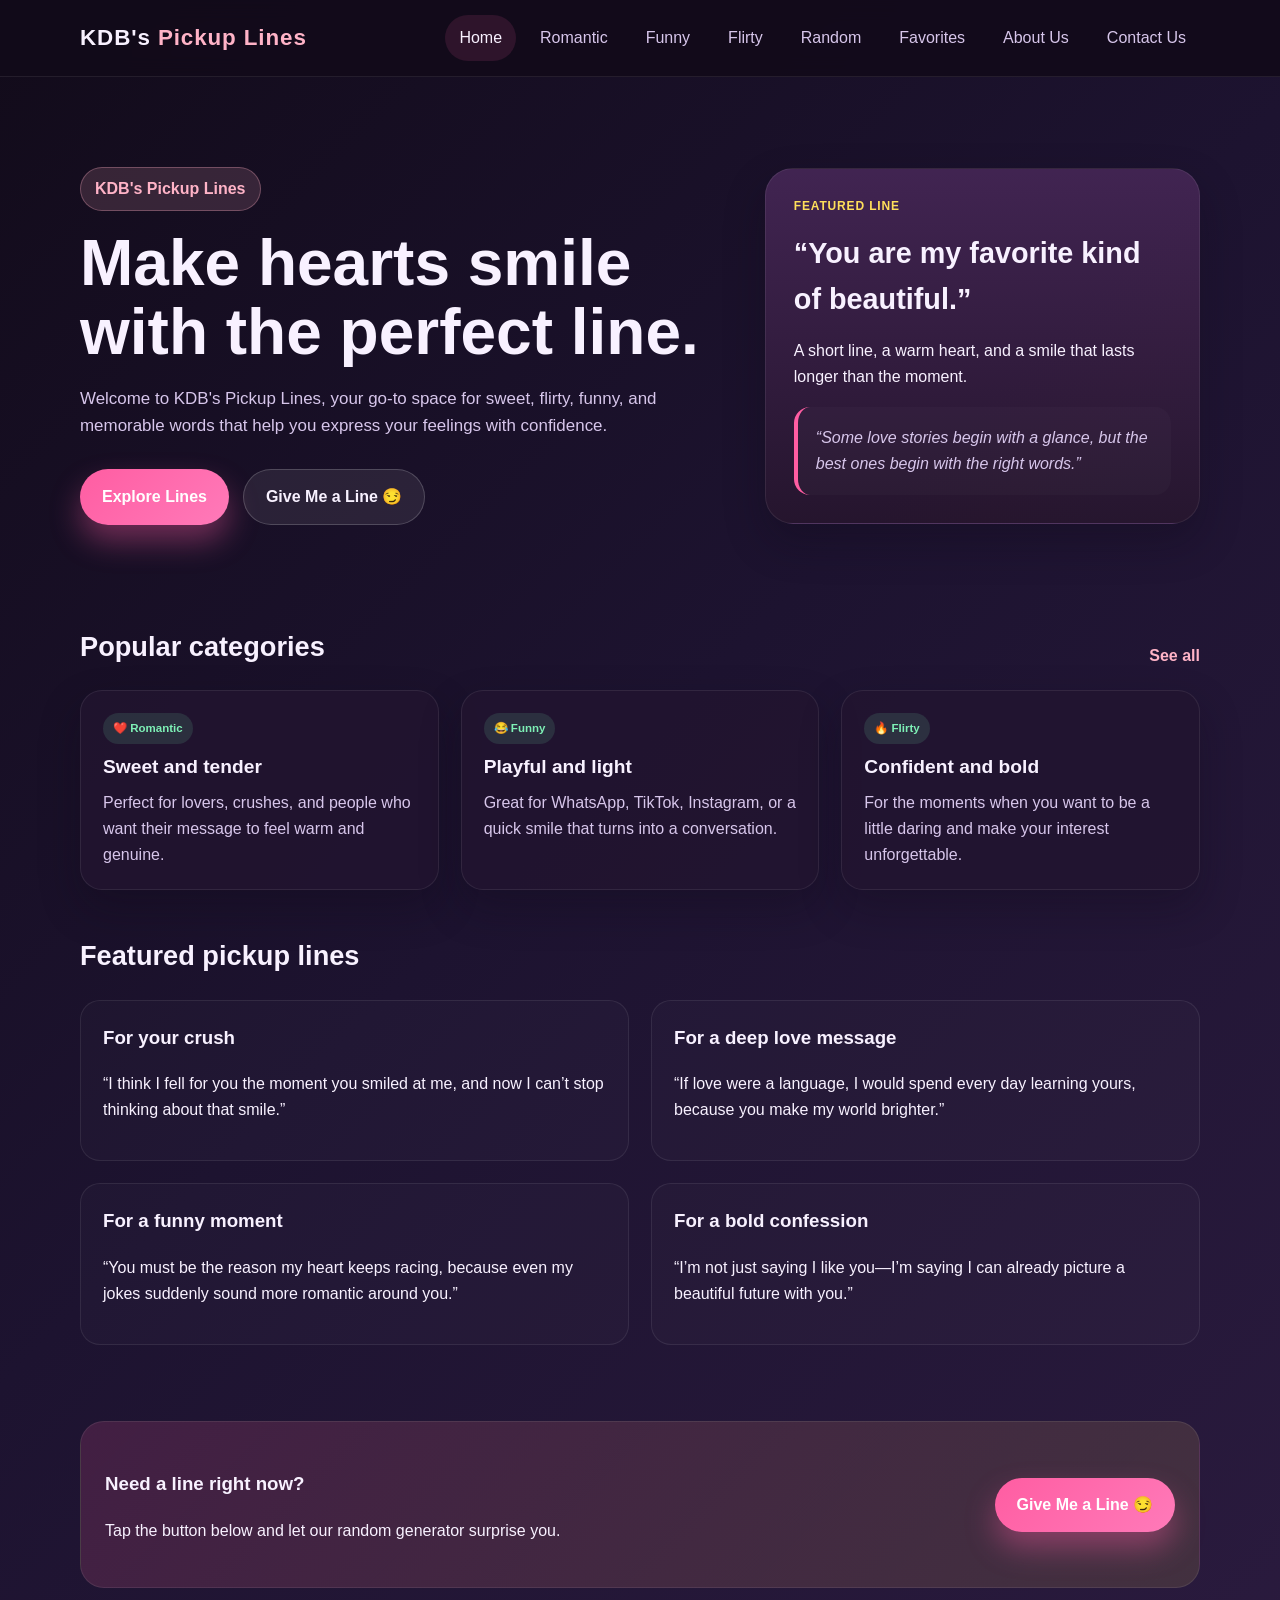
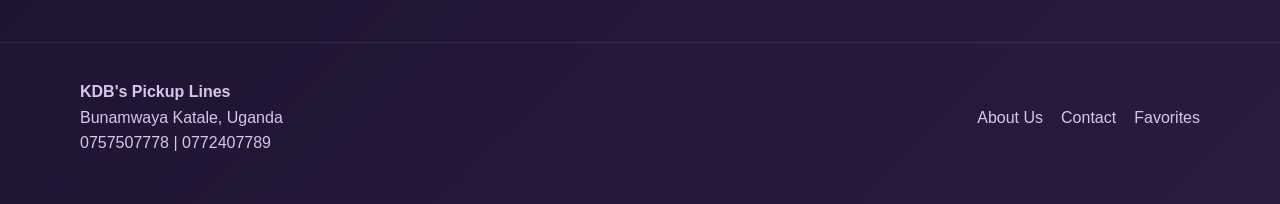
<file: index.html>
<!DOCTYPE html>
<html lang="en">
  <head>
    <meta charset="UTF-8" />
    <meta name="viewport" content="width=device-width, initial-scale=1.0" />
    <title>KDB's Pickup Lines</title>
    <link rel="stylesheet" href="styles.css" />
    <!-- Google tag (gtag.js) -->
<script async src="https://www.googletagmanager.com/gtag/js?id=G-H5KKZN37VR"></script>
<script>
  window.dataLayer = window.dataLayer || [];
  function gtag(){dataLayer.push(arguments);}
  gtag('js', new Date());

  gtag('config', 'G-H5KKZN37VR');
</script>
  </head>
  <body>
    <header class="site-header">
      <div class="container navbar">
        <a href="index.html" class="brand">KDB's <span>Pickup Lines</span></a>
        <nav class="nav-links">
          <a href="index.html" class="active">Home</a>
          <a href="romatic lines.html">Romantic</a>
          <a href="funny pickup lines.html">Funny</a>
          <a href="flirty pickup lines.html">Flirty</a>
          <a href="random pickup line.html">Random</a>
          <a href="favorites.html">Favorites</a>
          <a href="about us.html">About Us</a>
          <a href="contact us.html">Contact Us</a>
        </nav>
      </div>
    </header>

    <main>
      <section class="hero">
        <div class="container hero-grid">
          <div class="hero-copy">
            <div class="inline-tag">KDB's Pickup Lines</div>
            <h1>Make hearts smile with the perfect line.</h1>
            <p>
              Welcome to KDB's Pickup Lines, your go-to space for sweet, flirty, funny,
              and memorable words that help you express your feelings with confidence.
            </p>
            <div class="hero-actions">
              <a class="button primary" href="pages/romatic lines.html">Explore Lines</a>
              <a class="button secondary" href="pages/random pickup line.html">Give Me a Line 😏</a>
            </div>
          </div>

          <div class="hero-card">
            <div class="mini-label">Featured Line</div>
            <h3>“You are my favorite kind of beautiful.”</h3>
            <p>
              A short line, a warm heart, and a smile that lasts longer than the moment.
            </p>
            <div class="quote-box">
              “Some love stories begin with a glance, but the best ones begin with the right words.”
            </div>
          </div>
        </div>
      </section>

      <section class="section">
        <div class="container">
          <div class="section-head">
            <h2>Popular categories</h2>
            <a href="pages/romatic lines.html">See all</a>
          </div>

          <div class="card-grid">
            <article class="card">
              <div class="badge">❤️ Romantic</div>
              <h3>Sweet and tender</h3>
              <p>Perfect for lovers, crushes, and people who want their message to feel warm and genuine.</p>
            </article>

            <article class="card">
              <div class="badge">😂 Funny</div>
              <h3>Playful and light</h3>
              <p>Great for WhatsApp, TikTok, Instagram, or a quick smile that turns into a conversation.</p>
            </article>

            <article class="card">
              <div class="badge">🔥 Flirty</div>
              <h3>Confident and bold</h3>
              <p>For the moments when you want to be a little daring and make your interest unforgettable.</p>
            </article>
          </div>
        </div>
      </section>

      <section class="section">
        <div class="container">
          <div class="section-head">
            <h2>Featured pickup lines</h2>
          </div>

          <div class="feature-list">
            <div class="feature">
              <h3>For your crush</h3>
              <p>“I think I fell for you the moment you smiled at me, and now I can’t stop thinking about that smile.”</p>
            </div>
            <div class="feature">
              <h3>For a deep love message</h3>
              <p>“If love were a language, I would spend every day learning yours, because you make my world brighter.”</p>
            </div>
            <div class="feature">
              <h3>For a funny moment</h3>
              <p>“You must be the reason my heart keeps racing, because even my jokes suddenly sound more romantic around you.”</p>
            </div>
            <div class="feature">
              <h3>For a bold confession</h3>
              <p>“I’m not just saying I like you—I’m saying I can already picture a beautiful future with you.”</p>
            </div>
          </div>
        </div>
      </section>

      <section class="section">
        <div class="container">
          <div class="cta-box">
            <div>
              <h3>Need a line right now?</h3>
              <p>Tap the button below and let our random generator surprise you.</p>
            </div>
            <a class="button primary" href="pages/random pickup line.html">Give Me a Line 😏</a>
          </div>
        </div>
      </section>
    </main>

    <footer class="footer">
      <div class="container footer-grid">
        <div>
          <strong>KDB's Pickup Lines</strong><br />
          Bunamwaya Katale, Uganda<br />
          0757507778 | 0772407789
        </div>
        <div class="footer-links">
          <a href="pages/about us.html">About Us</a>
          <a href="pages/contact us.html">Contact</a>
          <a href="pages/favorites.html">Favorites</a>
        </div>
      </div>
    </footer>
  </body>
</html>
</file>
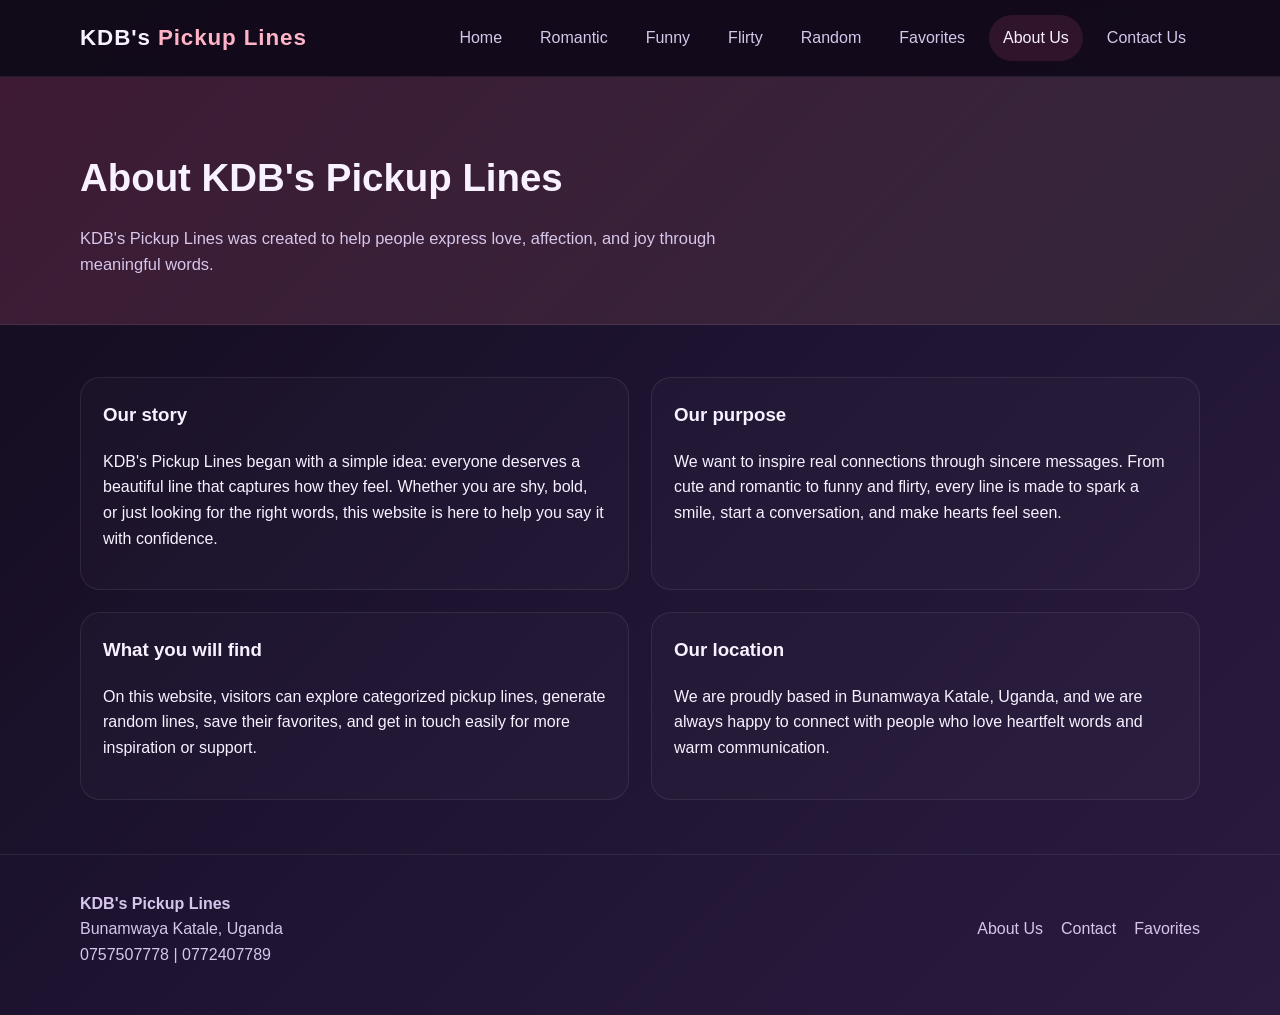
<file: about us.html>
<!DOCTYPE html>
<html lang="en">
  <head>
    <meta charset="UTF-8" />
    <meta name="viewport" content="width=device-width, initial-scale=1.0" />
    <title>About Us | KDB's Pickup Lines</title>
    <link rel="stylesheet" href="styles.css" />
  </head>
  <body>
    <header class="site-header">
      <div class="container navbar">
        <a href="home page.html" class="brand">KDB's <span>Pickup Lines</span></a>
        <nav class="nav-links">
          <a href="home page.html">Home</a>
          <a href="romatic lines.html">Romantic</a>
          <a href="funny pickup lines.html">Funny</a>
          <a href="flirty pickup lines.html">Flirty</a>
          <a href="random pickup line.html">Random</a>
          <a href="favorites.html">Favorites</a>
          <a href="about us.html" class="active">About Us</a>
          <a href="contact us.html">Contact Us</a>
        </nav>
      </div>
    </header>

    <main>
      <section class="page-header">
        <div class="container page-header-inner">
          <h1>About KDB's Pickup Lines</h1>
          <p>KDB's Pickup Lines was created to help people express love, affection, and joy through meaningful words.</p>
        </div>
      </section>

      <section class="section">
        <div class="container">
          <div class="feature-list">
            <div class="feature">
              <h3>Our story</h3>
              <p>KDB's Pickup Lines began with a simple idea: everyone deserves a beautiful line that captures how they feel. Whether you are shy, bold, or just looking for the right words, this website is here to help you say it with confidence.</p>
            </div>
            <div class="feature">
              <h3>Our purpose</h3>
              <p>We want to inspire real connections through sincere messages. From cute and romantic to funny and flirty, every line is made to spark a smile, start a conversation, and make hearts feel seen.</p>
            </div>
            <div class="feature">
              <h3>What you will find</h3>
              <p>On this website, visitors can explore categorized pickup lines, generate random lines, save their favorites, and get in touch easily for more inspiration or support.</p>
            </div>
            <div class="feature">
              <h3>Our location</h3>
              <p>We are proudly based in Bunamwaya Katale, Uganda, and we are always happy to connect with people who love heartfelt words and warm communication.</p>
            </div>
          </div>
        </div>
      </section>
    </main>

    <footer class="footer">
      <div class="container footer-grid">
        <div>
          <strong>KDB's Pickup Lines</strong><br />
          Bunamwaya Katale, Uganda<br />
          0757507778 | 0772407789
        </div>
        <div class="footer-links">
          <a href="about us.html">About Us</a>
          <a href="contact us.html">Contact</a>
          <a href="favorites.html">Favorites</a>
        </div>
      </div>
    </footer>
  </body>
</html>
</file>
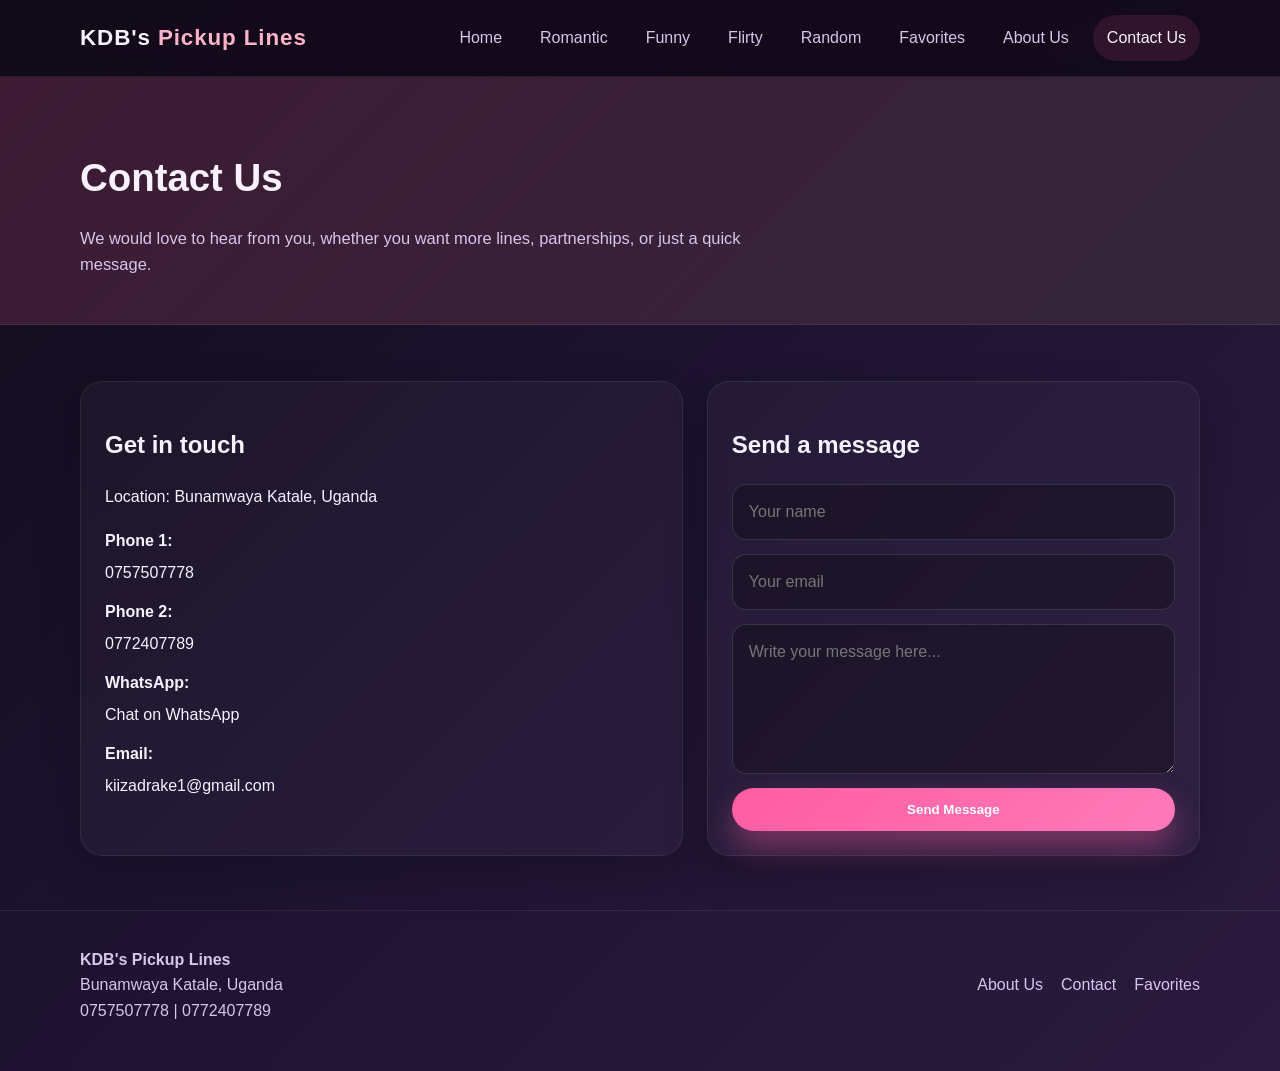
<file: contact us.html>
<!DOCTYPE html>
<html lang="en">
  <head>
    <meta charset="UTF-8" />
    <meta name="viewport" content="width=device-width, initial-scale=1.0" />
    <title>Contact Us | KDB's Pickup Lines</title>
    <link rel="stylesheet" href="styles.css" />
  </head>
  <body>
    <header class="site-header">
      <div class="container navbar">
        <a href="home page.html" class="brand">KDB's <span>Pickup Lines</span></a>
        <nav class="nav-links">
          <a href="home page.html">Home</a>
          <a href="romatic lines.html">Romantic</a>
          <a href="funny pickup lines.html">Funny</a>
          <a href="flirty pickup lines.html">Flirty</a>
          <a href="random pickup line.html">Random</a>
          <a href="favorites.html">Favorites</a>
          <a href="about us.html">About Us</a>
          <a href="contact us.html" class="active">Contact Us</a>
        </nav>
      </div>
    </header>

    <main>
      <section class="page-header">
        <div class="container page-header-inner">
          <h1>Contact Us</h1>
          <p>We would love to hear from you, whether you want more lines, partnerships, or just a quick message.</p>
        </div>
      </section>

      <section class="section">
        <div class="container contact-layout">
          <div class="contact-panel">
            <h2>Get in touch</h2>
            <p>Location: Bunamwaya Katale, Uganda</p>
            <div class="contact-list">
              <div class="contact-item">
                <strong>Phone 1:</strong>
                <a href="tel:+256757507778">0757507778</a>
              </div>
              <div class="contact-item">
                <strong>Phone 2:</strong>
                <a href="tel:+256772407789">0772407789</a>
              </div>
              <div class="contact-item">
                <strong>WhatsApp:</strong>
                <a href="https://wa.me/256757507778" target="_blank" rel="noopener noreferrer">Chat on WhatsApp</a>
              </div>
              <div class="contact-item">
                <strong>Email:</strong>
                <a href="mailto:kiizadrake1@gmail.com">kiizadrake1@gmail.com</a>
              </div>
            </div>
          </div>

          <div class="form-card">
            <h2>Send a message</h2>
            <form>
              <input type="text" placeholder="Your name" />
              <input type="email" placeholder="Your email" />
              <textarea placeholder="Write your message here..."></textarea>
              <button type="submit" class="button primary">Send Message</button>
            </form>
          </div>
        </div>
      </section>
    </main>

    <footer class="footer">
      <div class="container footer-grid">
        <div>
          <strong>KDB's Pickup Lines</strong><br />
          Bunamwaya Katale, Uganda<br />
          0757507778 | 0772407789
        </div>
        <div class="footer-links">
          <a href="about us.html">About Us</a>
          <a href="contact us.html">Contact</a>
          <a href="favorites.html">Favorites</a>
        </div>
      </div>
    </footer>
  </body>
</html>
</file>
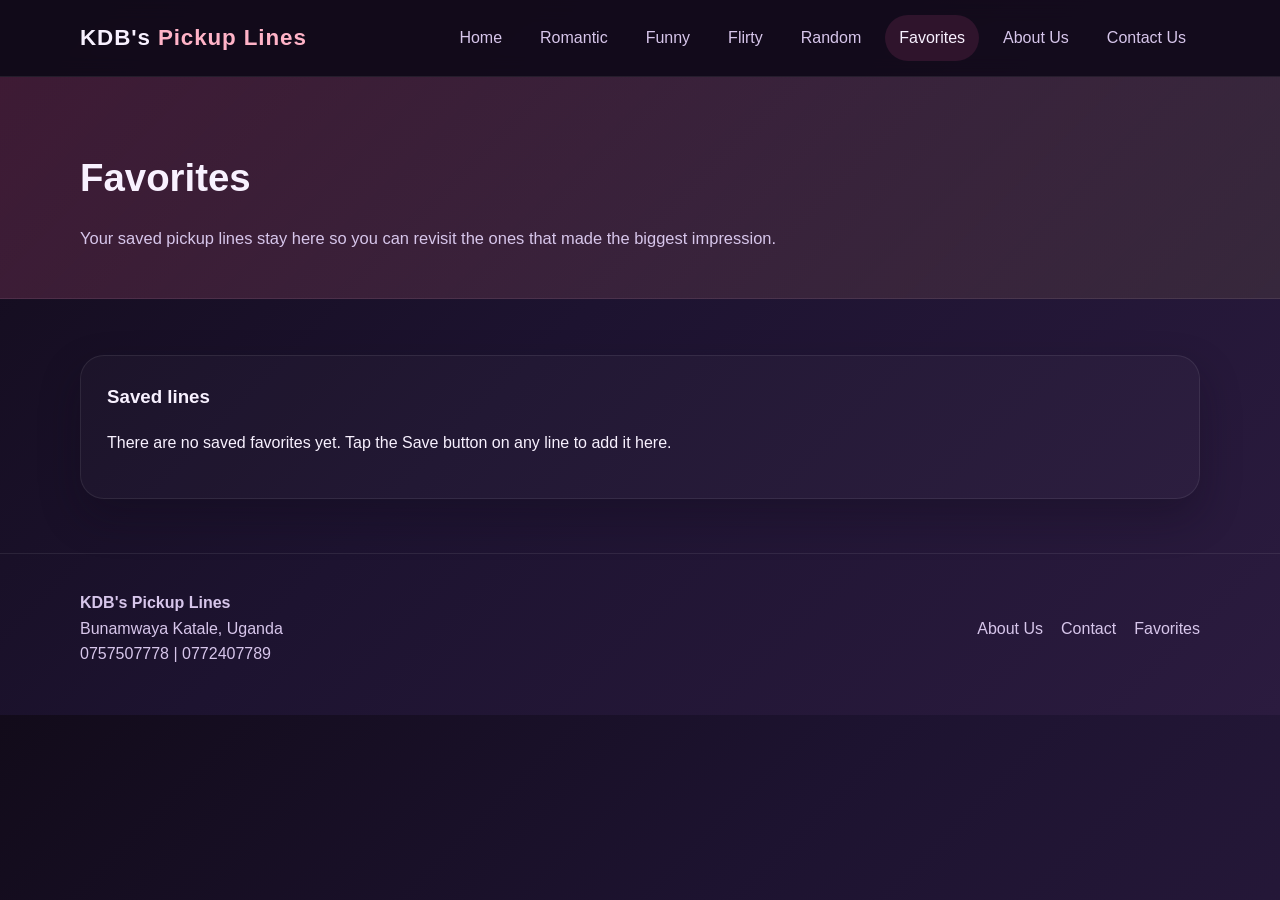
<file: favorites.html>
<!DOCTYPE html>
<html lang="en">
  <head>
    <meta charset="UTF-8" />
    <meta name="viewport" content="width=device-width, initial-scale=1.0" />
    <title>Favorites | KDB's Pickup Lines</title>
    <link rel="stylesheet" href="styles.css" />
  </head>
  <body>
    <header class="site-header">
      <div class="container navbar">
        <a href="home page.html" class="brand">KDB's <span>Pickup Lines</span></a>
        <nav class="nav-links">
          <a href="home page.html">Home</a>
          <a href="romatic lines.html">Romantic</a>
          <a href="funny pickup lines.html">Funny</a>
          <a href="flirty pickup lines.html">Flirty</a>
          <a href="random pickup line.html">Random</a>
          <a href="favorites.html" class="active">Favorites</a>
          <a href="about us.html">About Us</a>
          <a href="contact us.html">Contact Us</a>
        </nav>
      </div>
    </header>

    <main>
      <section class="page-header">
        <div class="container page-header-inner">
          <h1>Favorites</h1>
          <p>Your saved pickup lines stay here so you can revisit the ones that made the biggest impression.</p>
        </div>
      </section>

      <section class="section">
        <div class="container">
          <div class="random-box">
            <h3>Saved lines</h3>
            <div id="favoritesList">
              <p>There are no saved favorites yet. Tap the Save button on any line to add it here.</p>
            </div>
          </div>
        </div>
      </section>
    </main>

    <footer class="footer">
      <div class="container footer-grid">
        <div>
          <strong>KDB's Pickup Lines</strong><br />
          Bunamwaya Katale, Uganda<br />
          0757507778 | 0772407789
        </div>
        <div class="footer-links">
          <a href="about us.html">About Us</a>
          <a href="contact us.html">Contact</a>
          <a href="favorites.html">Favorites</a>
        </div>
      </div>
    </footer>

    <script>
      const favoritesList = document.getElementById('favoritesList');
      const favoritesKey = 'kdb-favorites';

      function loadFavorites() {
        const favorites = JSON.parse(localStorage.getItem(favoritesKey) || '[]');

        if (!favorites.length) {
          favoritesList.innerHTML = '<p>There are no saved favorites yet. Tap the Save button on any line to add it here.</p>';
          return;
        }

        favoritesList.innerHTML = favorites
          .map(
            (line) => `
              <div class="line-card">
                <p>“${line}”</p>
              </div>
            `
          )
          .join('');
      }

      loadFavorites();
    </script>
  </body>
</html>
</file>
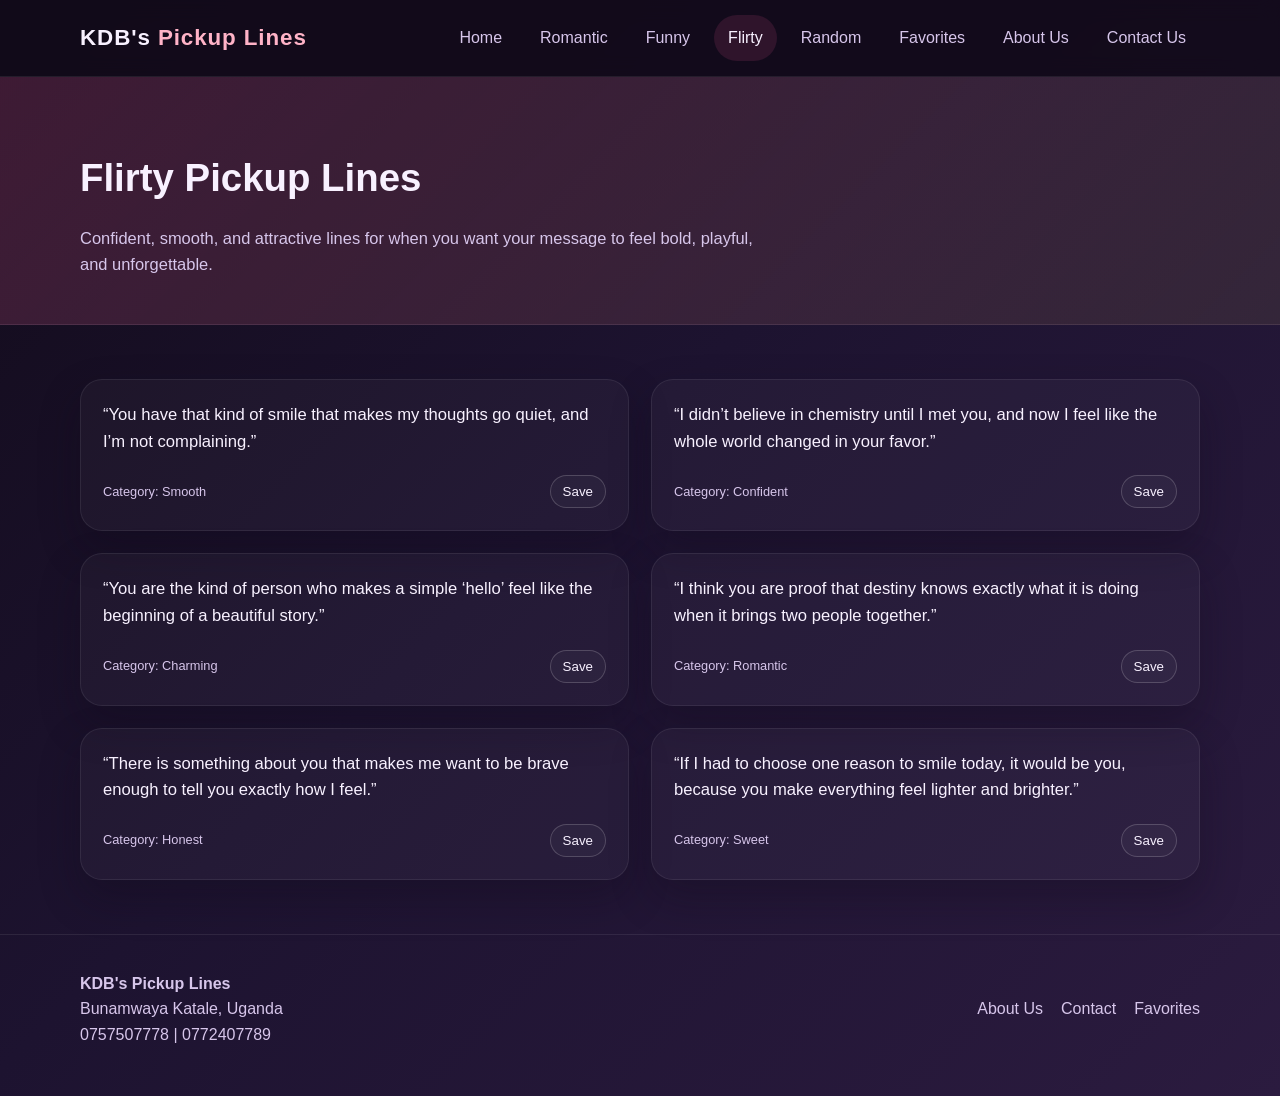
<file: flirty pickup lines.html>
<!DOCTYPE html>
<html lang="en">
  <head>
    <meta charset="UTF-8" />
    <meta name="viewport" content="width=device-width, initial-scale=1.0" />
    <title>Flirty Pickup Lines | KDB's Pickup Lines</title>
    <link rel="stylesheet" href="styles.css" />
  </head>
  <body>
    <header class="site-header">
      <div class="container navbar">
        <a href="home page.html" class="brand">KDB's <span>Pickup Lines</span></a>
        <nav class="nav-links">
          <a href="home page.html">Home</a>
          <a href="romatic lines.html">Romantic</a>
          <a href="funny pickup lines.html">Funny</a>
          <a href="flirty pickup lines.html" class="active">Flirty</a>
          <a href="random pickup line.html">Random</a>
          <a href="favorites.html">Favorites</a>
          <a href="about us.html">About Us</a>
          <a href="contact us.html">Contact Us</a>
        </nav>
      </div>
    </header>

    <main>
      <section class="page-header">
        <div class="container page-header-inner">
          <h1>Flirty Pickup Lines</h1>
          <p>Confident, smooth, and attractive lines for when you want your message to feel bold, playful, and unforgettable.</p>
        </div>
      </section>

      <section class="section">
        <div class="container">
          <div class="lines-grid">
            <article class="line-card">
              <p>“You have that kind of smile that makes my thoughts go quiet, and I’m not complaining.”</p>
              <div class="line-meta">
                <span>Category: Smooth</span>
                <button class="save-btn" data-line="You have that kind of smile that makes my thoughts go quiet, and I’m not complaining." data-category="Flirty">Save</button>
              </div>
            </article>

            <article class="line-card">
              <p>“I didn’t believe in chemistry until I met you, and now I feel like the whole world changed in your favor.”</p>
              <div class="line-meta">
                <span>Category: Confident</span>
                <button class="save-btn" data-line="I didn’t believe in chemistry until I met you, and now I feel like the whole world changed in your favor." data-category="Flirty">Save</button>
              </div>
            </article>

            <article class="line-card">
              <p>“You are the kind of person who makes a simple ‘hello’ feel like the beginning of a beautiful story.”</p>
              <div class="line-meta">
                <span>Category: Charming</span>
                <button class="save-btn" data-line="You are the kind of person who makes a simple ‘hello’ feel like the beginning of a beautiful story." data-category="Flirty">Save</button>
              </div>
            </article>

            <article class="line-card">
              <p>“I think you are proof that destiny knows exactly what it is doing when it brings two people together.”</p>
              <div class="line-meta">
                <span>Category: Romantic</span>
                <button class="save-btn" data-line="I think you are proof that destiny knows exactly what it is doing when it brings two people together." data-category="Flirty">Save</button>
              </div>
            </article>

            <article class="line-card">
              <p>“There is something about you that makes me want to be brave enough to tell you exactly how I feel.”</p>
              <div class="line-meta">
                <span>Category: Honest</span>
                <button class="save-btn" data-line="There is something about you that makes me want to be brave enough to tell you exactly how I feel." data-category="Flirty">Save</button>
              </div>
            </article>

            <article class="line-card">
              <p>“If I had to choose one reason to smile today, it would be you, because you make everything feel lighter and brighter.”</p>
              <div class="line-meta">
                <span>Category: Sweet</span>
                <button class="save-btn" data-line="If I had to choose one reason to smile today, it would be you, because you make everything feel lighter and brighter." data-category="Flirty">Save</button>
              </div>
            </article>
          </div>
        </div>
      </section>
    </main>

    <footer class="footer">
      <div class="container footer-grid">
        <div>
          <strong>KDB's Pickup Lines</strong><br />
          Bunamwaya Katale, Uganda<br />
          0757507778 | 0772407789
        </div>
        <div class="footer-links">
          <a href="about us.html">About Us</a>
          <a href="contact us.html">Contact</a>
          <a href="favorites.html">Favorites</a>
        </div>
      </div>
    </footer>

    <script>
      const saveButtons = document.querySelectorAll('.save-btn');
      const favoritesKey = 'kdb-favorites';

      saveButtons.forEach((button) => {
        const line = button.dataset.line;
        const favorites = JSON.parse(localStorage.getItem(favoritesKey) || '[]');

        if (favorites.includes(line)) {
          button.classList.add('saved');
          button.textContent = 'Saved';
        }

        button.addEventListener('click', () => {
          const updatedFavorites = JSON.parse(localStorage.getItem(favoritesKey) || '[]');
          if (updatedFavorites.includes(line)) {
            const newFavorites = updatedFavorites.filter((item) => item !== line);
            localStorage.setItem(favoritesKey, JSON.stringify(newFavorites));
            button.classList.remove('saved');
            button.textContent = 'Save';
            return;
          }

          updatedFavorites.push(line);
          localStorage.setItem(favoritesKey, JSON.stringify(updatedFavorites));
          button.classList.add('saved');
          button.textContent = 'Saved';
        });
      });
    </script>
  </body>
</html>
</file>
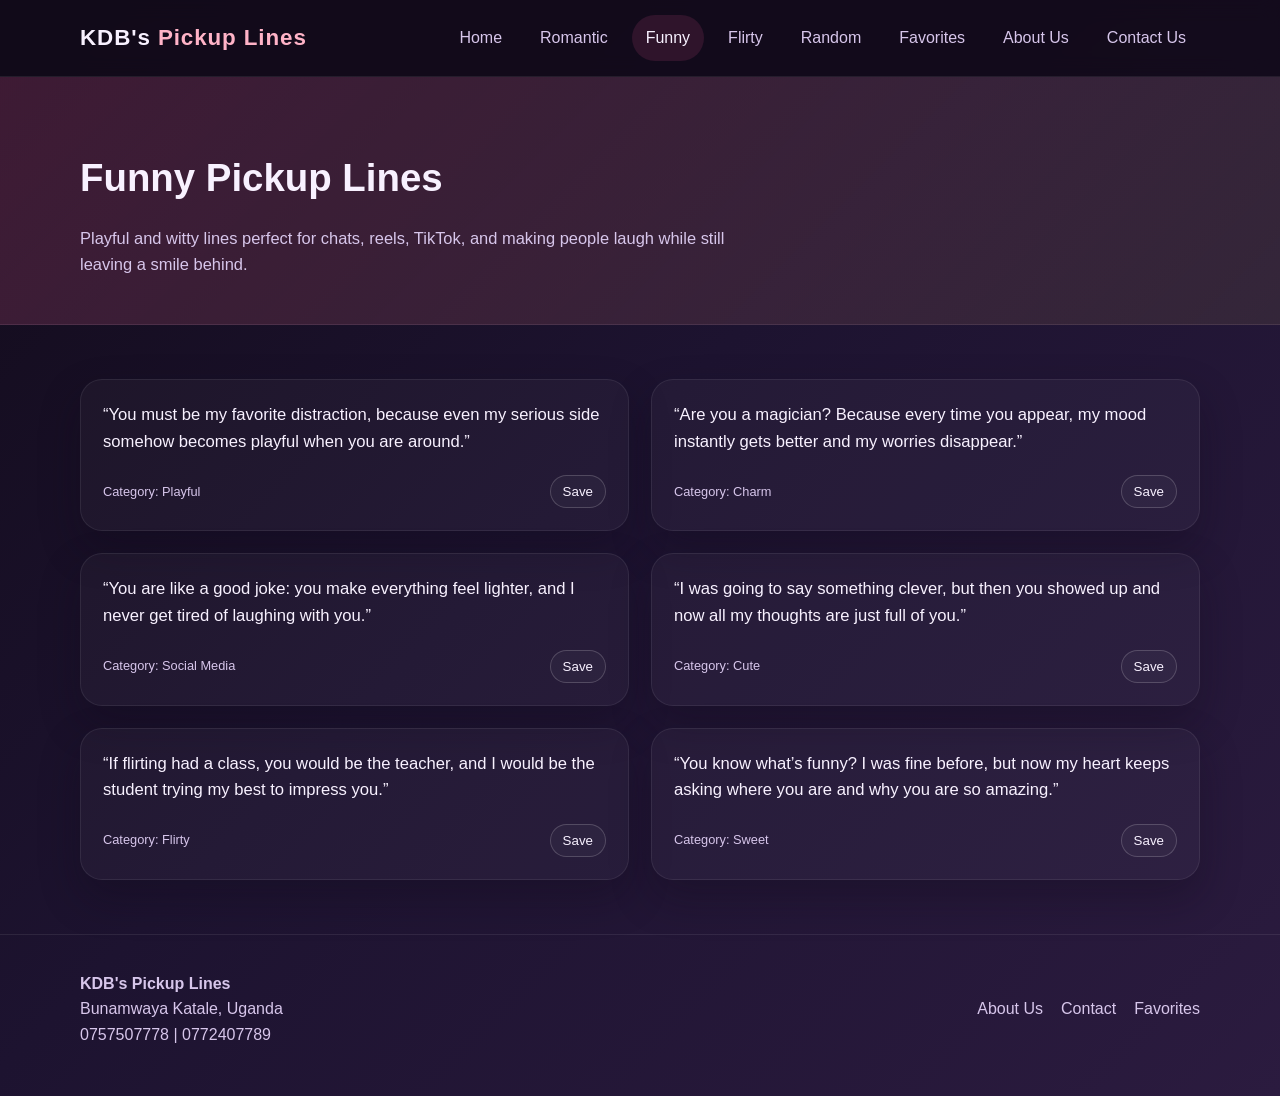
<file: funny pickup lines.html>
<!DOCTYPE html>
<html lang="en">
  <head>
    <meta charset="UTF-8" />
    <meta name="viewport" content="width=device-width, initial-scale=1.0" />
    <title>Funny Pickup Lines | KDB's Pickup Lines</title>
    <link rel="stylesheet" href="styles.css" />
  </head>
  <body>
    <header class="site-header">
      <div class="container navbar">
        <a href="home page.html" class="brand">KDB's <span>Pickup Lines</span></a>
        <nav class="nav-links">
          <a href="home page.html">Home</a>
          <a href="romatic lines.html">Romantic</a>
          <a href="funny pickup lines.html" class="active">Funny</a>
          <a href="flirty pickup lines.html">Flirty</a>
          <a href="random pickup line.html">Random</a>
          <a href="favorites.html">Favorites</a>
          <a href="about us.html">About Us</a>
          <a href="contact us.html">Contact Us</a>
        </nav>
      </div>
    </header>

    <main>
      <section class="page-header">
        <div class="container page-header-inner">
          <h1>Funny Pickup Lines</h1>
          <p>Playful and witty lines perfect for chats, reels, TikTok, and making people laugh while still leaving a smile behind.</p>
        </div>
      </section>

      <section class="section">
        <div class="container">
          <div class="lines-grid">
            <article class="line-card">
              <p>“You must be my favorite distraction, because even my serious side somehow becomes playful when you are around.”</p>
              <div class="line-meta">
                <span>Category: Playful</span>
                <button class="save-btn" data-line="You must be my favorite distraction, because even my serious side somehow becomes playful when you are around." data-category="Funny">Save</button>
              </div>
            </article>

            <article class="line-card">
              <p>“Are you a magician? Because every time you appear, my mood instantly gets better and my worries disappear.”</p>
              <div class="line-meta">
                <span>Category: Charm</span>
                <button class="save-btn" data-line="Are you a magician? Because every time you appear, my mood instantly gets better and my worries disappear." data-category="Funny">Save</button>
              </div>
            </article>

            <article class="line-card">
              <p>“You are like a good joke: you make everything feel lighter, and I never get tired of laughing with you.”</p>
              <div class="line-meta">
                <span>Category: Social Media</span>
                <button class="save-btn" data-line="You are like a good joke: you make everything feel lighter, and I never get tired of laughing with you." data-category="Funny">Save</button>
              </div>
            </article>

            <article class="line-card">
              <p>“I was going to say something clever, but then you showed up and now all my thoughts are just full of you.”</p>
              <div class="line-meta">
                <span>Category: Cute</span>
                <button class="save-btn" data-line="I was going to say something clever, but then you showed up and now all my thoughts are just full of you." data-category="Funny">Save</button>
              </div>
            </article>

            <article class="line-card">
              <p>“If flirting had a class, you would be the teacher, and I would be the student trying my best to impress you.”</p>
              <div class="line-meta">
                <span>Category: Flirty</span>
                <button class="save-btn" data-line="If flirting had a class, you would be the teacher, and I would be the student trying my best to impress you." data-category="Funny">Save</button>
              </div>
            </article>

            <article class="line-card">
              <p>“You know what’s funny? I was fine before, but now my heart keeps asking where you are and why you are so amazing.”</p>
              <div class="line-meta">
                <span>Category: Sweet</span>
                <button class="save-btn" data-line="You know what’s funny? I was fine before, but now my heart keeps asking where you are and why you are so amazing." data-category="Funny">Save</button>
              </div>
            </article>
          </div>
        </div>
      </section>
    </main>

    <footer class="footer">
      <div class="container footer-grid">
        <div>
          <strong>KDB's Pickup Lines</strong><br />
          Bunamwaya Katale, Uganda<br />
          0757507778 | 0772407789
        </div>
        <div class="footer-links">
          <a href="about us.html">About Us</a>
          <a href="contact us.html">Contact</a>
          <a href="favorites.html">Favorites</a>
        </div>
      </div>
    </footer>

    <script>
      const saveButtons = document.querySelectorAll('.save-btn');
      const favoritesKey = 'kdb-favorites';

      saveButtons.forEach((button) => {
        const line = button.dataset.line;
        const favorites = JSON.parse(localStorage.getItem(favoritesKey) || '[]');

        if (favorites.includes(line)) {
          button.classList.add('saved');
          button.textContent = 'Saved';
        }

        button.addEventListener('click', () => {
          const updatedFavorites = JSON.parse(localStorage.getItem(favoritesKey) || '[]');
          if (updatedFavorites.includes(line)) {
            const newFavorites = updatedFavorites.filter((item) => item !== line);
            localStorage.setItem(favoritesKey, JSON.stringify(newFavorites));
            button.classList.remove('saved');
            button.textContent = 'Save';
            return;
          }

          updatedFavorites.push(line);
          localStorage.setItem(favoritesKey, JSON.stringify(updatedFavorites));
          button.classList.add('saved');
          button.textContent = 'Saved';
        });
      });
    </script>
  </body>
</html>
</file>
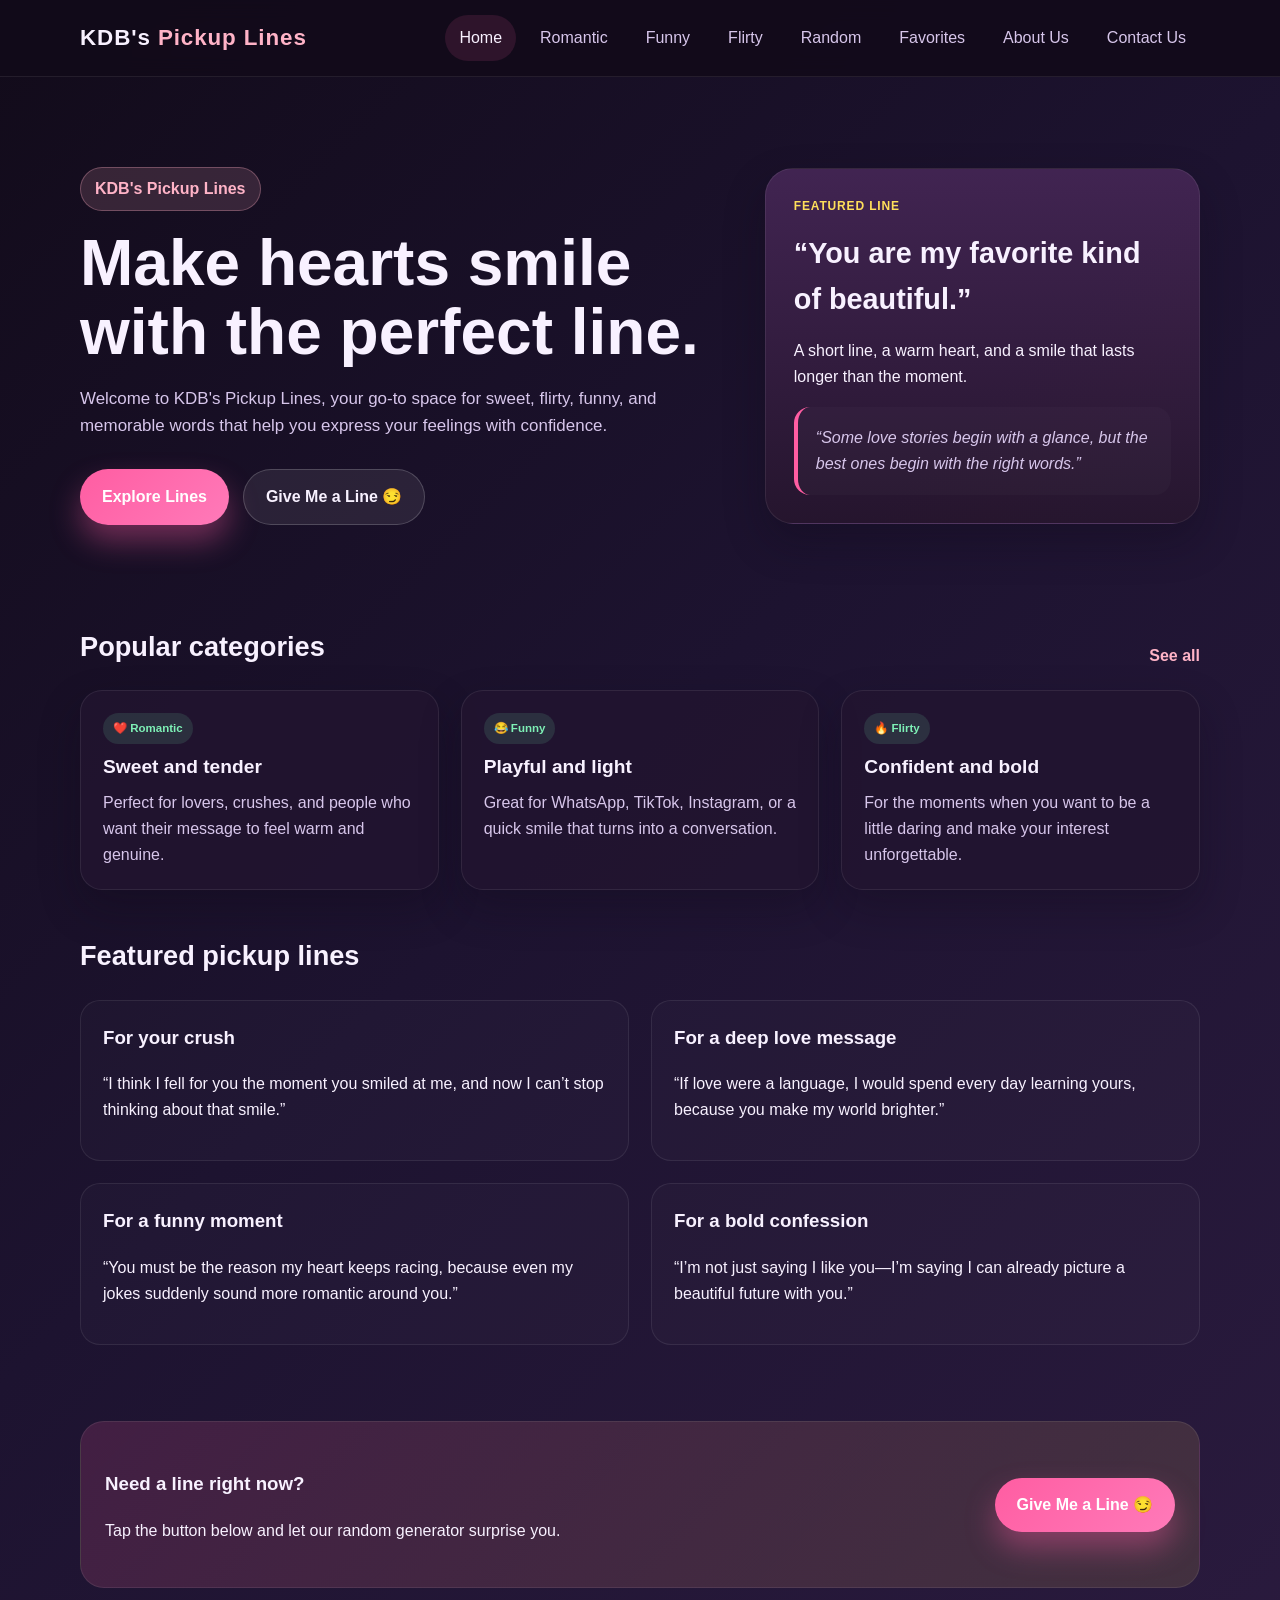
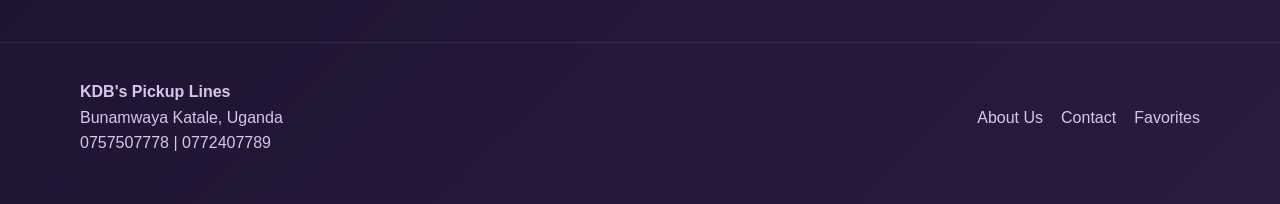
<file: home page.html>
<!DOCTYPE html>
<html lang="en">
  <head>
    <meta charset="UTF-8" />
    <meta name="viewport" content="width=device-width, initial-scale=1.0" />
    <title>KDB's Pickup Lines</title>
    <link rel="stylesheet" href="styles.css" />
  </head>
  <body>
    <header class="site-header">
      <div class="container navbar">
        <a href="home page.html" class="brand">KDB's <span>Pickup Lines</span></a>
        <nav class="nav-links">
          <a href="home page.html" class="active">Home</a>
          <a href="romatic lines.html">Romantic</a>
          <a href="funny pickup lines.html">Funny</a>
          <a href="flirty pickup lines.html">Flirty</a>
          <a href="random pickup line.html">Random</a>
          <a href="favorites.html">Favorites</a>
          <a href="about us.html">About Us</a>
          <a href="contact us.html">Contact Us</a>
        </nav>
      </div>
    </header>

    <main>
      <section class="hero">
        <div class="container hero-grid">
          <div class="hero-copy">
            <div class="inline-tag">KDB's Pickup Lines</div>
            <h1>Make hearts smile with the perfect line.</h1>
            <p>
              Welcome to KDB's Pickup Lines, your go-to space for sweet, flirty, funny,
              and memorable words that help you express your feelings with confidence.
            </p>
            <div class="hero-actions">
              <a class="button primary" href="romatic lines.html">Explore Lines</a>
              <a class="button secondary" href="random pickup line.html">Give Me a Line 😏</a>
            </div>
          </div>

          <div class="hero-card">
            <div class="mini-label">Featured Line</div>
            <h3>“You are my favorite kind of beautiful.”</h3>
            <p>
              A short line, a warm heart, and a smile that lasts longer than the moment.
            </p>
            <div class="quote-box">
              “Some love stories begin with a glance, but the best ones begin with the right words.”
            </div>
          </div>
        </div>
      </section>

      <section class="section">
        <div class="container">
          <div class="section-head">
            <h2>Popular categories</h2>
            <a href="romatic lines.html">See all</a>
          </div>

          <div class="card-grid">
            <article class="card">
              <div class="badge">❤️ Romantic</div>
              <h3>Sweet and tender</h3>
              <p>Perfect for lovers, crushes, and people who want their message to feel warm and genuine.</p>
            </article>

            <article class="card">
              <div class="badge">😂 Funny</div>
              <h3>Playful and light</h3>
              <p>Great for WhatsApp, TikTok, Instagram, or a quick smile that turns into a conversation.</p>
            </article>

            <article class="card">
              <div class="badge">🔥 Flirty</div>
              <h3>Confident and bold</h3>
              <p>For the moments when you want to be a little daring and make your interest unforgettable.</p>
            </article>
          </div>
        </div>
      </section>

      <section class="section">
        <div class="container">
          <div class="section-head">
            <h2>Featured pickup lines</h2>
          </div>

          <div class="feature-list">
            <div class="feature">
              <h3>For your crush</h3>
              <p>“I think I fell for you the moment you smiled at me, and now I can’t stop thinking about that smile.”</p>
            </div>
            <div class="feature">
              <h3>For a deep love message</h3>
              <p>“If love were a language, I would spend every day learning yours, because you make my world brighter.”</p>
            </div>
            <div class="feature">
              <h3>For a funny moment</h3>
              <p>“You must be the reason my heart keeps racing, because even my jokes suddenly sound more romantic around you.”</p>
            </div>
            <div class="feature">
              <h3>For a bold confession</h3>
              <p>“I’m not just saying I like you—I’m saying I can already picture a beautiful future with you.”</p>
            </div>
          </div>
        </div>
      </section>

      <section class="section">
        <div class="container">
          <div class="cta-box">
            <div>
              <h3>Need a line right now?</h3>
              <p>Tap the button below and let our random generator surprise you.</p>
            </div>
            <a class="button primary" href="random pickup line.html">Give Me a Line 😏</a>
          </div>
        </div>
      </section>
    </main>

    <footer class="footer">
      <div class="container footer-grid">
        <div>
          <strong>KDB's Pickup Lines</strong><br />
          Bunamwaya Katale, Uganda<br />
          0757507778 | 0772407789
        </div>
        <div class="footer-links">
          <a href="about us.html">About Us</a>
          <a href="contact us.html">Contact</a>
          <a href="favorites.html">Favorites</a>
        </div>
      </div>
    </footer>
  </body>
</html>
</file>
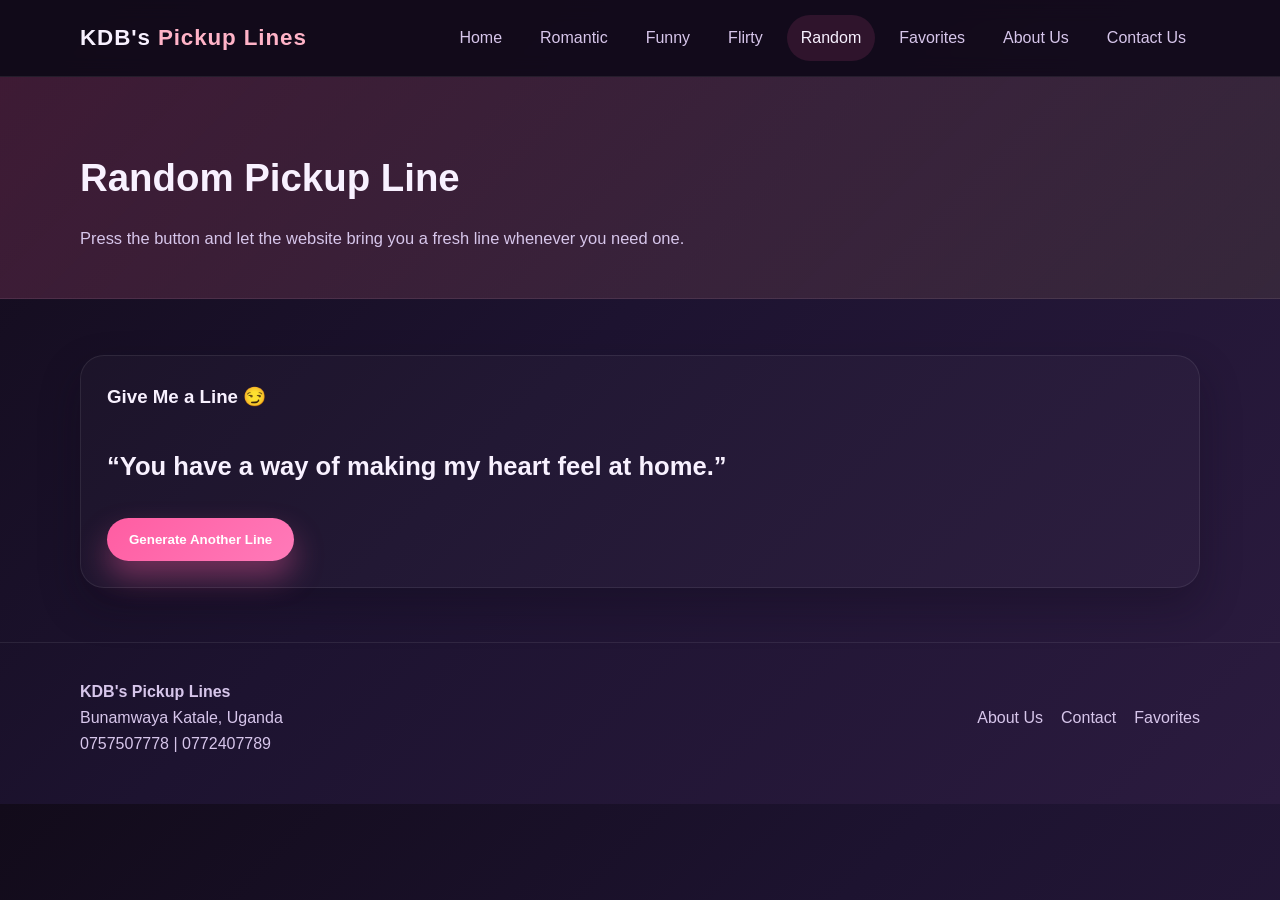
<file: random pickup line.html>
<!DOCTYPE html>
<html lang="en">
  <head>
    <meta charset="UTF-8" />
    <meta name="viewport" content="width=device-width, initial-scale=1.0" />
    <title>Random Pickup Line | KDB's Pickup Lines</title>
    <link rel="stylesheet" href="styles.css" />
  </head>
  <body>
    <header class="site-header">
      <div class="container navbar">
        <a href="home page.html" class="brand">KDB's <span>Pickup Lines</span></a>
        <nav class="nav-links">
          <a href="home page.html">Home</a>
          <a href="romatic lines.html">Romantic</a>
          <a href="funny pickup lines.html">Funny</a>
          <a href="flirty pickup lines.html">Flirty</a>
          <a href="random pickup line.html" class="active">Random</a>
          <a href="favorites.html">Favorites</a>
          <a href="about us.html">About Us</a>
          <a href="contact us.html">Contact Us</a>
        </nav>
      </div>
    </header>

    <main>
      <section class="page-header">
        <div class="container page-header-inner">
          <h1>Random Pickup Line</h1>
          <p>Press the button and let the website bring you a fresh line whenever you need one.</p>
        </div>
      </section>

      <section class="section">
        <div class="container">
          <div class="random-box">
            <h3>Give Me a Line 😏</h3>
            <div id="randomLineDisplay">“You have a way of making my heart feel at home.”</div>
            <button id="randomBtn" class="button primary">Generate Another Line</button>
          </div>
        </div>
      </section>
    </main>

    <footer class="footer">
      <div class="container footer-grid">
        <div>
          <strong>KDB's Pickup Lines</strong><br />
          Bunamwaya Katale, Uganda<br />
          0757507778 | 0772407789
        </div>
        <div class="footer-links">
          <a href="about us.html">About Us</a>
          <a href="contact us.html">Contact</a>
          <a href="favorites.html">Favorites</a>
        </div>
      </div>
    </footer>

    <script>
      const lines = [
        'You have a way of making my heart feel at home.',
        'I think I fell for you the moment you smiled at me.',
        'You are my favorite kind of beautiful.',
        'The best part of my day is the moment I think about you.',
        'If love were a language, I would speak it to you every day.',
        'You make my heart feel brave enough to say exactly how I feel.',
        'I didn’t know happiness could look like this until I met you.',
        'You are the kind of person who turns ordinary moments into memories.',
        'Some people make me smile, but you make my whole world brighter.',
        'I’m not just into you; I’m falling for your soul too.'
      ];

      const randomLineDisplay = document.getElementById('randomLineDisplay');
      const randomBtn = document.getElementById('randomBtn');

      function showRandomLine() {
        const randomIndex = Math.floor(Math.random() * lines.length);
        randomLineDisplay.textContent = `“${lines[randomIndex]}”`;
      }

      randomBtn.addEventListener('click', showRandomLine);
    </script>
  </body>
</html>
</file>
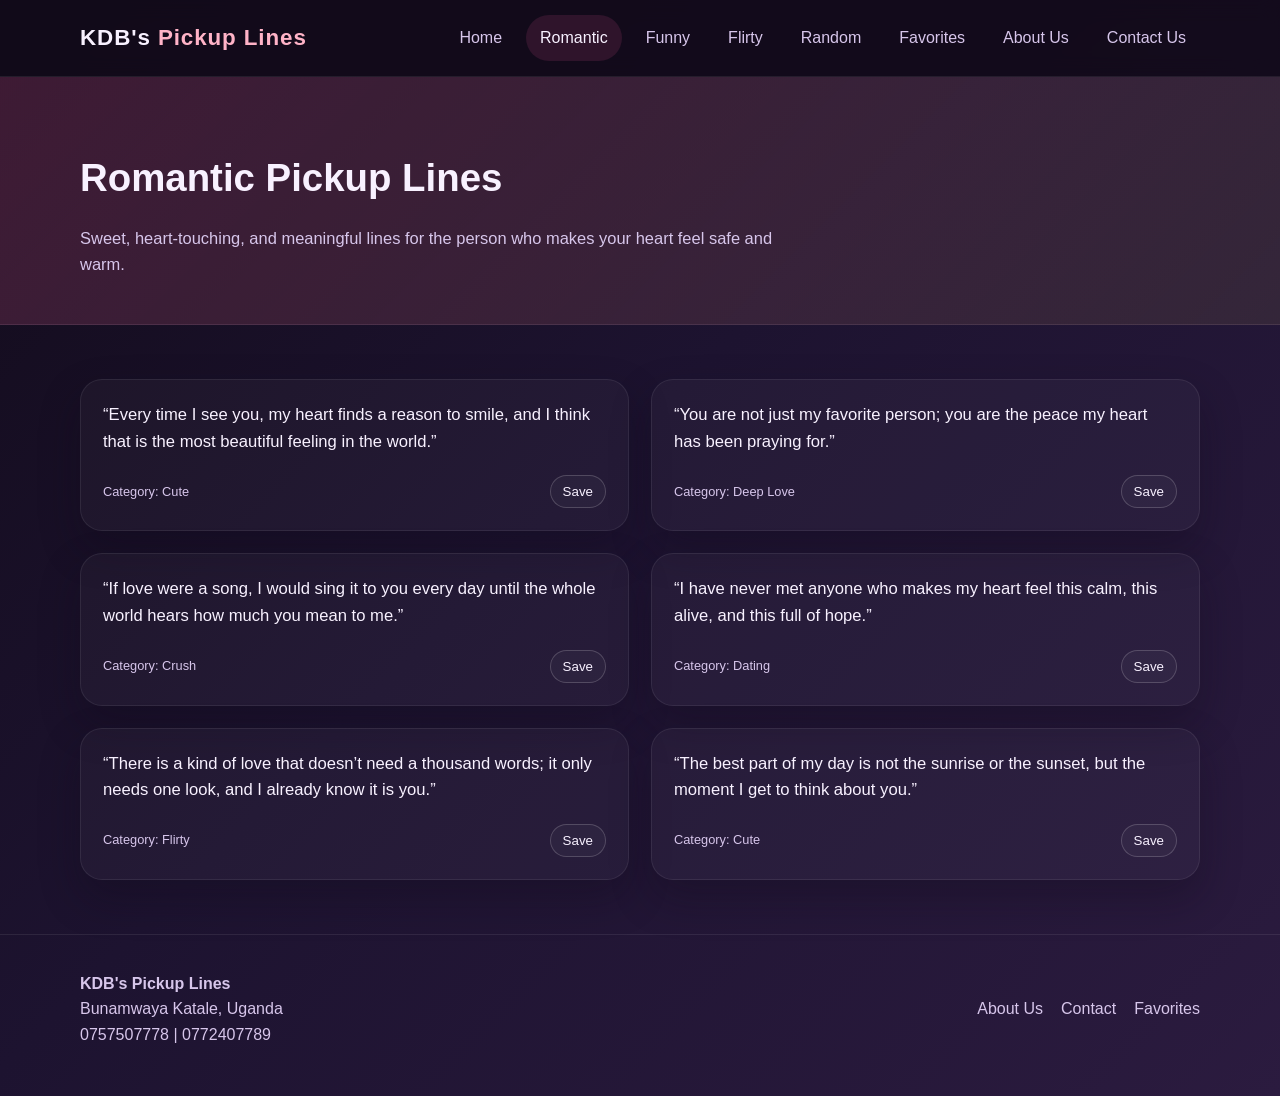
<file: romatic lines.html>
<!DOCTYPE html>
<html lang="en">
  <head>
    <meta charset="UTF-8" />
    <meta name="viewport" content="width=device-width, initial-scale=1.0" />
    <title>Romantic Pickup Lines | KDB's Pickup Lines</title>
    <link rel="stylesheet" href="styles.css" />
  </head>
  <body>
    <header class="site-header">
      <div class="container navbar">
        <a href="home page.html" class="brand">KDB's <span>Pickup Lines</span></a>
        <nav class="nav-links">
          <a href="home page.html">Home</a>
          <a href="romatic lines.html" class="active">Romantic</a>
          <a href="funny pickup lines.html">Funny</a>
          <a href="flirty pickup lines.html">Flirty</a>
          <a href="random pickup line.html">Random</a>
          <a href="favorites.html">Favorites</a>
          <a href="about us.html">About Us</a>
          <a href="contact us.html">Contact Us</a>
        </nav>
      </div>
    </header>

    <main>
      <section class="page-header">
        <div class="container page-header-inner">
          <h1>Romantic Pickup Lines</h1>
          <p>Sweet, heart-touching, and meaningful lines for the person who makes your heart feel safe and warm.</p>
        </div>
      </section>

      <section class="section">
        <div class="container">
          <div class="lines-grid">
            <article class="line-card">
              <p>“Every time I see you, my heart finds a reason to smile, and I think that is the most beautiful feeling in the world.”</p>
              <div class="line-meta">
                <span>Category: Cute</span>
                <button class="save-btn" data-line="Every time I see you, my heart finds a reason to smile, and I think that is the most beautiful feeling in the world." data-category="Romantic">Save</button>
              </div>
            </article>

            <article class="line-card">
              <p>“You are not just my favorite person; you are the peace my heart has been praying for.”</p>
              <div class="line-meta">
                <span>Category: Deep Love</span>
                <button class="save-btn" data-line="You are not just my favorite person; you are the peace my heart has been praying for." data-category="Romantic">Save</button>
              </div>
            </article>

            <article class="line-card">
              <p>“If love were a song, I would sing it to you every day until the whole world hears how much you mean to me.”</p>
              <div class="line-meta">
                <span>Category: Crush</span>
                <button class="save-btn" data-line="If love were a song, I would sing it to you every day until the whole world hears how much you mean to me." data-category="Romantic">Save</button>
              </div>
            </article>

            <article class="line-card">
              <p>“I have never met anyone who makes my heart feel this calm, this alive, and this full of hope.”</p>
              <div class="line-meta">
                <span>Category: Dating</span>
                <button class="save-btn" data-line="I have never met anyone who makes my heart feel this calm, this alive, and this full of hope." data-category="Romantic">Save</button>
              </div>
            </article>

            <article class="line-card">
              <p>“There is a kind of love that doesn’t need a thousand words; it only needs one look, and I already know it is you.”</p>
              <div class="line-meta">
                <span>Category: Flirty</span>
                <button class="save-btn" data-line="There is a kind of love that doesn’t need a thousand words; it only needs one look, and I already know it is you." data-category="Romantic">Save</button>
              </div>
            </article>

            <article class="line-card">
              <p>“The best part of my day is not the sunrise or the sunset, but the moment I get to think about you.”</p>
              <div class="line-meta">
                <span>Category: Cute</span>
                <button class="save-btn" data-line="The best part of my day is not the sunrise or the sunset, but the moment I get to think about you." data-category="Romantic">Save</button>
              </div>
            </article>
          </div>
        </div>
      </section>
    </main>

    <footer class="footer">
      <div class="container footer-grid">
        <div>
          <strong>KDB's Pickup Lines</strong><br />
          Bunamwaya Katale, Uganda<br />
          0757507778 | 0772407789
        </div>
        <div class="footer-links">
          <a href="about us.html">About Us</a>
          <a href="contact us.html">Contact</a>
          <a href="favorites.html">Favorites</a>
        </div>
      </div>
    </footer>

    <script src="../styles.css"></script>
    <script>
      const saveButtons = document.querySelectorAll('.save-btn');
      const favoritesKey = 'kdb-favorites';

      const existingFavorites = JSON.parse(localStorage.getItem(favoritesKey) || '[]');

      saveButtons.forEach((button) => {
        const line = button.dataset.line;
        if (existingFavorites.includes(line)) {
          button.classList.add('saved');
          button.textContent = 'Saved';
        }

        button.addEventListener('click', () => {
          const favorites = JSON.parse(localStorage.getItem(favoritesKey) || '[]');
          if (favorites.includes(line)) {
            const newFavorites = favorites.filter((item) => item !== line);
            localStorage.setItem(favoritesKey, JSON.stringify(newFavorites));
            button.classList.remove('saved');
            button.textContent = 'Save';
            return;
          }

          favorites.push(line);
          localStorage.setItem(favoritesKey, JSON.stringify(favorites));
          button.classList.add('saved');
          button.textContent = 'Saved';
        });
      });
    </script>
  </body>
</html>
</file>
<file: styles.css>
:root {
  --bg-dark: #120b1a;
  --bg-soft: #1d1330;
  --primary: #ff5da2;
  --secondary: #ffb3c7;
  --accent: #ffdf5a;
  --card: rgba(34, 20, 48, 0.8);
  --text: #f8f1ff;
  --muted: #d7c6eb;
  --success: #7ef0b6;
  --shadow: 0 18px 40px rgba(17, 8, 24, 0.32);
}

* {
  box-sizing: border-box;
}

html {
  scroll-behavior: smooth;
}

body {
  margin: 0;
  font-family: Arial, Helvetica, sans-serif;
  background: linear-gradient(135deg, #120b1a 0%, #1d1330 45%, #2b1b3f 100%);
  color: var(--text);
  line-height: 1.6;
}

a {
  color: inherit;
  text-decoration: none;
}

img {
  max-width: 100%;
}

.container {
  width: min(1120px, calc(100% - 32px));
  margin: 0 auto;
}

.site-header {
  position: sticky;
  top: 0;
  z-index: 10;
  background: rgba(18, 11, 26, 0.9);
  backdrop-filter: blur(10px);
  border-bottom: 1px solid rgba(255,255,255,0.08);
}

.navbar {
  display: flex;
  align-items: center;
  justify-content: space-between;
  min-height: 76px;
  gap: 18px;
}

.brand {
  font-size: 1.4rem;
  font-weight: 700;
  letter-spacing: 0.04em;
}

.brand span {
  color: var(--secondary);
}

.nav-links {
  display: flex;
  flex-wrap: wrap;
  justify-content: center;
  gap: 10px;
}

.nav-links a {
  padding: 10px 14px;
  border-radius: 999px;
  color: var(--muted);
  transition: all 0.2s ease;
}

.nav-links a:hover,
.nav-links a.active {
  background: rgba(255, 93, 162, 0.12);
  color: var(--text);
}

.hero {
  padding: 90px 0 70px;
}

.hero-grid {
  display: grid;
  grid-template-columns: 1.2fr 0.8fr;
  gap: 32px;
  align-items: center;
}

.hero-copy h1 {
  font-size: clamp(2.3rem, 5vw, 4.2rem);
  line-height: 1.08;
  margin: 0 0 18px;
}

.hero-copy p {
  font-size: 1.06rem;
  color: var(--muted);
  max-width: 640px;
}

.inline-tag {
  display: inline-block;
  padding: 8px 14px;
  border-radius: 999px;
  background: rgba(255, 175, 196, 0.15);
  border: 1px solid rgba(255, 175, 196, 0.3);
  color: var(--secondary);
  font-weight: 700;
  margin-bottom: 18px;
}

.hero-actions {
  display: flex;
  flex-wrap: wrap;
  gap: 14px;
  margin-top: 30px;
}

.button {
  display: inline-flex;
  align-items: center;
  justify-content: center;
  border-radius: 999px;
  border: none;
  padding: 14px 22px;
  font-weight: 700;
  cursor: pointer;
  transition: transform 0.2s ease, box-shadow 0.2s ease;
}

.button:hover {
  transform: translateY(-1px);
}

.button.primary {
  background: linear-gradient(135deg, var(--primary), #ff7ab9);
  color: white;
  box-shadow: 0 16px 30px rgba(255, 93, 162, 0.38);
}

.button.secondary {
  background: rgba(255,255,255,0.08);
  border: 1px solid rgba(255,255,255,0.18);
  color: var(--text);
}

.hero-card {
  background: linear-gradient(180deg, rgba(70, 39, 86, 0.9), rgba(39, 22, 46, 0.9));
  border: 1px solid rgba(255,255,255,0.08);
  border-radius: 28px;
  padding: 28px;
  box-shadow: var(--shadow);
}

.hero-card .mini-label {
  color: var(--accent);
  font-weight: 700;
  letter-spacing: 0.07em;
  text-transform: uppercase;
  font-size: 0.75rem;
}

.hero-card h3 {
  font-size: 1.8rem;
  margin: 14px 0;
}

.quote-box {
  margin-top: 18px;
  border-left: 4px solid var(--primary);
  background: rgba(255,255,255,0.02);
  padding: 18px;
  border-radius: 16px;
  color: var(--muted);
  font-style: italic;
}

.section {
  padding: 30px 0 14px;
}

.section-head {
  display: flex;
  align-items: end;
  justify-content: space-between;
  gap: 16px;
  margin-bottom: 22px;
}

.section-head h2 {
  margin: 0;
  font-size: clamp(1.7rem, 2vw, 2.4rem);
}

.section-head a {
  color: var(--secondary);
  font-weight: 700;
}

.card-grid {
  display: grid;
  grid-template-columns: repeat(3, minmax(0, 1fr));
  gap: 22px;
}

.card {
  background: var(--card);
  border-radius: 22px;
  border: 1px solid rgba(255,255,255,0.08);
  padding: 22px;
  box-shadow: var(--shadow);
}

.card .badge {
  display: inline-block;
  padding: 6px 10px;
  border-radius: 999px;
  background: rgba(126, 240, 182, 0.12);
  color: var(--success);
  font-size: 0.72rem;
  font-weight: 700;
  margin-bottom: 8px;
}

.card h3 {
  margin: 0 0 8px;
  font-size: 1.2rem;
}

.card p {
  margin: 0;
  color: var(--muted);
}

.feature-list {
  display: grid;
  grid-template-columns: repeat(2, minmax(0, 1fr));
  gap: 22px;
  margin-top: 22px;
}

.feature {
  padding: 22px;
  border: 1px solid rgba(255,255,255,0.08);
  border-radius: 20px;
  background: rgba(255,255,255,0.02);
}

.feature h3 {
  margin-top: 0;
}

.cta-box {
  margin-top: 32px;
  padding: 28px 24px;
  border-radius: 24px;
  background: linear-gradient(135deg, rgba(255, 93, 162, 0.16), rgba(255, 223, 90, 0.12));
  border: 1px solid rgba(255,255,255,0.08);
  display: flex;
  justify-content: space-between;
  align-items: center;
  gap: 16px;
}

.page-header {
  background: linear-gradient(135deg, rgba(255, 93, 162, 0.18), rgba(255, 223, 90, 0.08));
  border-bottom: 1px solid rgba(255,255,255,0.08);
}

.page-header-inner {
  padding: 70px 0 30px;
}

.page-header-inner h1 {
  margin: 0;
  font-size: clamp(2rem, 3vw, 3rem);
}

.page-header-inner p {
  color: var(--muted);
  font-size: 1.03rem;
  max-width: 700px;
}

.lines-grid {
  display: grid;
  grid-template-columns: repeat(2, minmax(0, 1fr));
  gap: 22px;
  margin-top: 24px;
}

.line-card {
  background: rgba(255,255,255,0.03);
  border: 1px solid rgba(255,255,255,0.08);
  border-radius: 22px;
  padding: 22px;
  box-shadow: var(--shadow);
}

.line-card p {
  color: var(--text);
  font-size: 1.04rem;
  margin: 0 0 20px;
}

.line-meta {
  display: flex;
  justify-content: space-between;
  align-items: center;
  gap: 10px;
  font-size: 0.8rem;
  color: var(--muted);
}

.save-btn {
  border: 1px solid rgba(255,255,255,0.18);
  background: rgba(255,255,255,0.03);
  color: var(--text);
  padding: 8px 12px;
  border-radius: 999px;
  cursor: pointer;
}

.save-btn.saved {
  background: rgba(255, 93, 162, 0.18);
  border-color: rgba(255, 93, 162, 0.48);
  color: var(--secondary);
}

.random-box {
  margin-top: 26px;
  background: rgba(255,255,255,0.025);
  border: 1px solid rgba(255,255,255,0.08);
  border-radius: 24px;
  padding: 26px;
  box-shadow: var(--shadow);
}

.random-box h3 {
  margin-top: 0;
}

#randomLineDisplay {
  min-height: 72px;
  display: flex;
  align-items: center;
  font-size: clamp(1.2rem, 2vw, 1.8rem);
  font-weight: 700;
  margin: 16px 0;
}

.contact-layout {
  display: grid;
  grid-template-columns: 1.1fr 0.9fr;
  gap: 24px;
  margin-top: 26px;
}

.contact-panel,
.form-card {
  background: rgba(255,255,255,0.03);
  border: 1px solid rgba(255,255,255,0.08);
  border-radius: 22px;
  padding: 24px;
  box-shadow: var(--shadow);
}

.contact-list {
  display: grid;
  gap: 14px;
  margin-top: 18px;
}

.contact-item strong {
  display: block;
  margin-bottom: 6px;
}

.form-card form {
  display: grid;
  gap: 14px;
}

input, textarea {
  width: 100%;
  padding: 14px 16px;
  border-radius: 14px;
  border: 1px solid rgba(255,255,255,0.12);
  background: rgba(17, 10, 21, 0.4);
  color: var(--text);
  font: inherit;
}

textarea {
  min-height: 150px;
  resize: vertical;
}

.footer {
  padding: 36px 0 48px;
  color: var(--muted);
  border-top: 1px solid rgba(255,255,255,0.08);
  margin-top: 40px;
}

.footer-grid {
  display: flex;
  align-items: center;
  justify-content: space-between;
  gap: 16px;
  flex-wrap: wrap;
}

.footer-links {
  display: flex;
  gap: 18px;
  flex-wrap: wrap;
}

@media (max-width: 900px) {
  .hero-grid,
  .contact-layout,
  .card-grid,
  .lines-grid,
  .feature-list {
    grid-template-columns: 1fr;
  }

  .navbar {
    flex-direction: column;
    justify-content: center;
    padding: 14px 0;
  }

  .hero {
    padding-top: 70px;
  }

  .cta-box {
    flex-direction: column;
    align-items: flex-start;
  }
}
</file>
